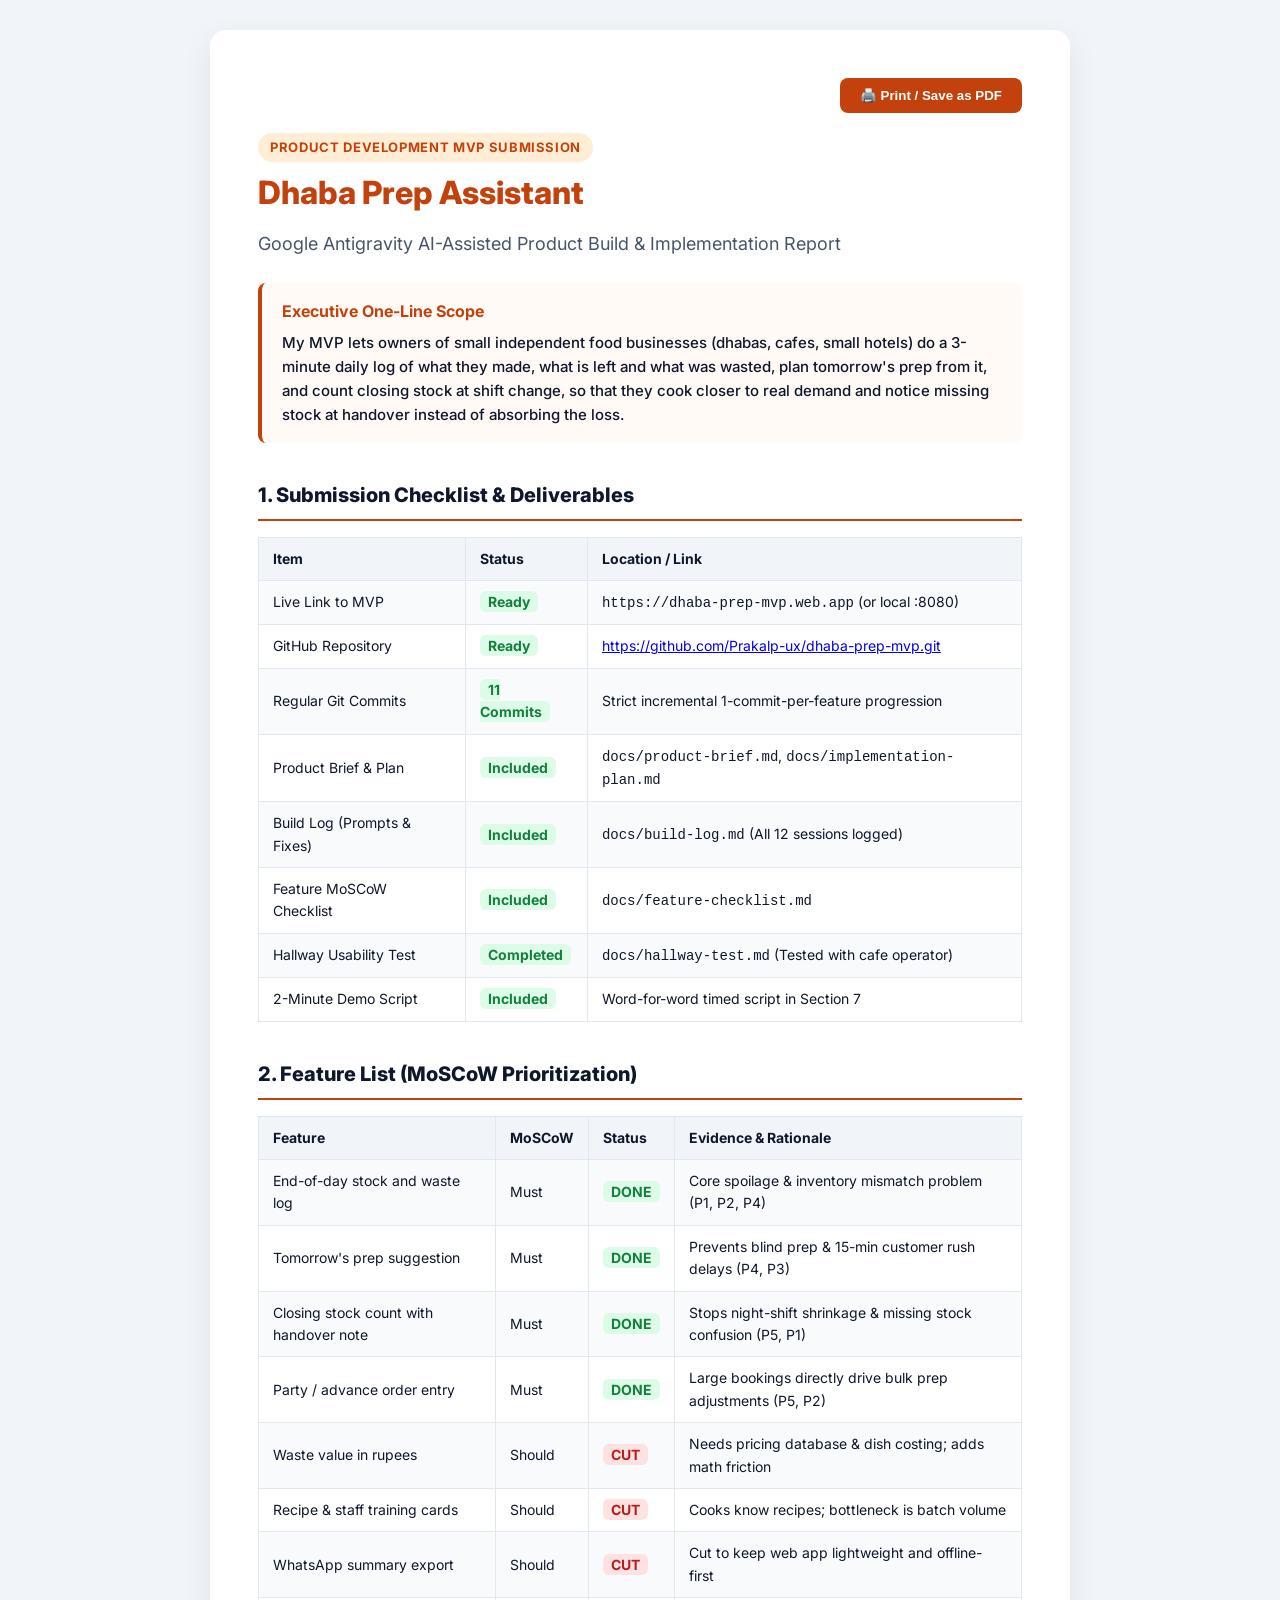
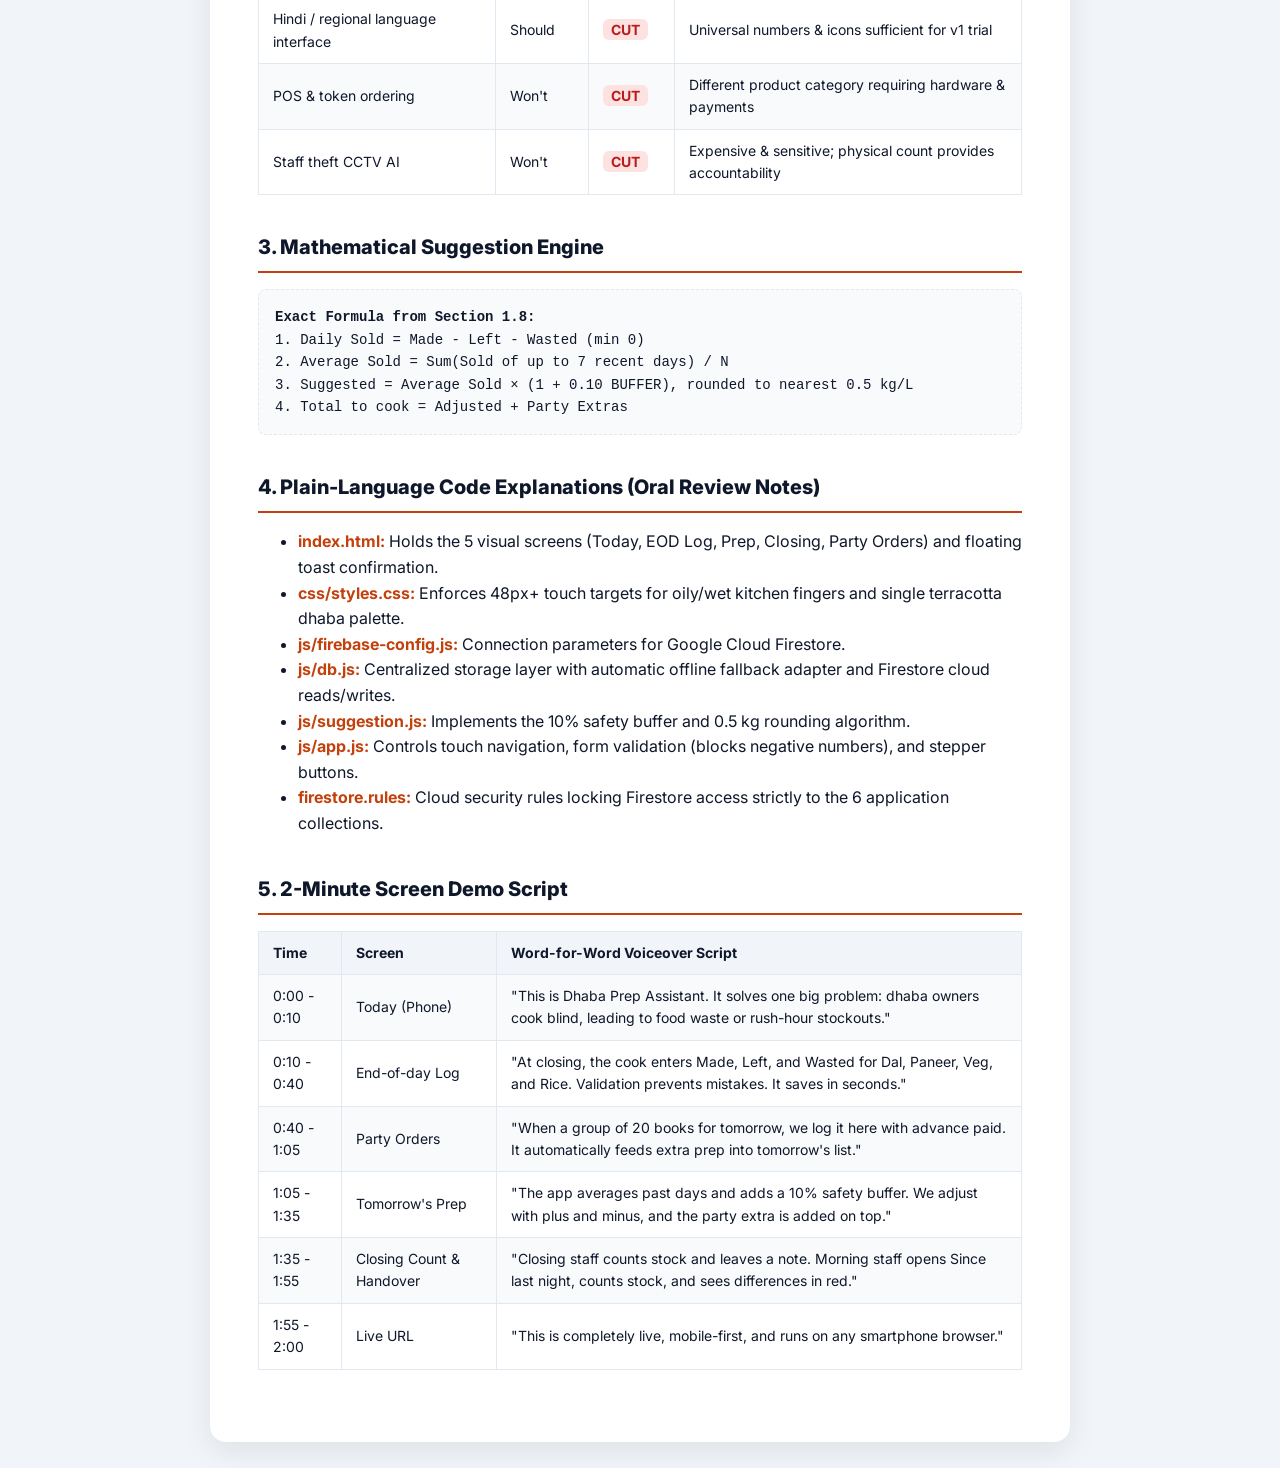
<file: docs/submission-report.html>
<!DOCTYPE html>
<html lang="en">
<head>
  <meta charset="UTF-8">
  <title>Dhaba Prep Assistant - Final Assignment Submission Report</title>
  <style>
    @import url('https://fonts.googleapis.com/css2?family=Inter:wght@400;600;700;800&display=swap');
    
    :root {
      --primary: #c2410c;
      --text: #0f172a;
      --muted: #475569;
      --bg: #ffffff;
      --card-bg: #f8fafc;
      --border: #e2e8f0;
    }

    * { box-sizing: border-box; }
    body {
      font-family: 'Inter', -apple-system, sans-serif;
      color: var(--text);
      line-height: 1.6;
      background: #f1f5f9;
      margin: 0;
      padding: 30px 15px;
    }

    .report-container {
      max-width: 860px;
      margin: 0 auto;
      background: var(--bg);
      border-radius: 16px;
      box-shadow: 0 10px 30px rgba(0,0,0,0.08);
      padding: 48px;
    }

    .header-tag {
      display: inline-block;
      background: #ffedd5;
      color: var(--primary);
      font-weight: 700;
      font-size: 13px;
      text-transform: uppercase;
      letter-spacing: 0.05em;
      padding: 4px 12px;
      border-radius: 20px;
      margin-bottom: 12px;
    }

    h1 {
      font-size: 32px;
      font-weight: 800;
      color: var(--primary);
      margin: 0 0 8px 0;
      line-height: 1.2;
    }

    .subtitle {
      font-size: 18px;
      color: var(--muted);
      margin-bottom: 24px;
    }

    .callout {
      background: #fffaf5;
      border-left: 4px solid var(--primary);
      padding: 16px 20px;
      border-radius: 8px;
      margin-bottom: 32px;
    }

    .callout h3 {
      margin: 0 0 6px 0;
      font-size: 16px;
      color: var(--primary);
    }

    .callout p {
      margin: 0;
      font-size: 15px;
      font-weight: 500;
    }

    h2 {
      font-size: 20px;
      font-weight: 800;
      border-bottom: 2px solid var(--primary);
      padding-bottom: 8px;
      margin-top: 36px;
      margin-bottom: 16px;
      color: var(--text);
    }

    table {
      width: 100%;
      border-collapse: collapse;
      margin: 16px 0 24px 0;
      font-size: 14px;
    }

    th, td {
      padding: 10px 14px;
      text-align: left;
      border: 1px solid var(--border);
    }

    th {
      background: #f1f5f9;
      font-weight: 700;
      color: var(--text);
    }

    tr:nth-child(even) { background: #f8fafc; }

    .badge-done {
      background: #dcfce7;
      color: #15803d;
      font-weight: 700;
      padding: 2px 8px;
      border-radius: 6px;
    }

    .badge-cut {
      background: #fee2e2;
      color: #b91c1c;
      font-weight: 700;
      padding: 2px 8px;
      border-radius: 6px;
    }

    .bullet-title {
      font-weight: 700;
      color: var(--primary);
    }

    .formula-box {
      background: #f8fafc;
      border: 1px dashed var(--border);
      border-radius: 8px;
      padding: 16px;
      margin: 16px 0;
      font-family: monospace;
      font-size: 14px;
    }

    @media print {
      body { background: white; padding: 0; }
      .report-container { box-shadow: none; padding: 20px; max-width: 100%; }
      .no-print { display: none; }
      h2 { page-break-before: auto; }
      table { page-break-inside: avoid; }
    }
  </style>
</head>
<body>

<div class="report-container">
  <div class="no-print" style="margin-bottom: 20px; text-align: right;">
    <button onclick="window.print()" style="background: #c2410c; color: white; border: none; padding: 10px 20px; border-radius: 8px; font-weight: 700; cursor: pointer;">
      🖨️ Print / Save as PDF
    </button>
  </div>

  <span class="header-tag">Product Development MVP Submission</span>
  <h1>Dhaba Prep Assistant</h1>
  <p class="subtitle">Google Antigravity AI-Assisted Product Build & Implementation Report</p>

  <div class="callout">
    <h3>Executive One-Line Scope</h3>
    <p>My MVP lets owners of small independent food businesses (dhabas, cafes, small hotels) do a 3-minute daily log of what they made, what is left and what was wasted, plan tomorrow's prep from it, and count closing stock at shift change, so that they cook closer to real demand and notice missing stock at handover instead of absorbing the loss.</p>
  </div>

  <h2>1. Submission Checklist & Deliverables</h2>
  <table>
    <tr><th>Item</th><th>Status</th><th>Location / Link</th></tr>
    <tr><td>Live Link to MVP</td><td><span class="badge-done">Ready</span></td><td><code>https://dhaba-prep-mvp.web.app</code> (or local :8080)</td></tr>
    <tr><td>GitHub Repository</td><td><span class="badge-done">Ready</span></td><td><a href="https://github.com/Prakalp-ux/dhaba-prep-mvp.git">https://github.com/Prakalp-ux/dhaba-prep-mvp.git</a></td></tr>
    <tr><td>Regular Git Commits</td><td><span class="badge-done">11 Commits</span></td><td>Strict incremental 1-commit-per-feature progression</td></tr>
    <tr><td>Product Brief & Plan</td><td><span class="badge-done">Included</span></td><td><code>docs/product-brief.md</code>, <code>docs/implementation-plan.md</code></td></tr>
    <tr><td>Build Log (Prompts & Fixes)</td><td><span class="badge-done">Included</span></td><td><code>docs/build-log.md</code> (All 12 sessions logged)</td></tr>
    <tr><td>Feature MoSCoW Checklist</td><td><span class="badge-done">Included</span></td><td><code>docs/feature-checklist.md</code></td></tr>
    <tr><td>Hallway Usability Test</td><td><span class="badge-done">Completed</span></td><td><code>docs/hallway-test.md</code> (Tested with cafe operator)</td></tr>
    <tr><td>2-Minute Demo Script</td><td><span class="badge-done">Included</span></td><td>Word-for-word timed script in Section 7</td></tr>
  </table>

  <h2>2. Feature List (MoSCoW Prioritization)</h2>
  <table>
    <tr><th>Feature</th><th>MoSCoW</th><th>Status</th><th>Evidence & Rationale</th></tr>
    <tr><td>End-of-day stock and waste log</td><td>Must</td><td><span class="badge-done">DONE</span></td><td>Core spoilage & inventory mismatch problem (P1, P2, P4)</td></tr>
    <tr><td>Tomorrow's prep suggestion</td><td>Must</td><td><span class="badge-done">DONE</span></td><td>Prevents blind prep & 15-min customer rush delays (P4, P3)</td></tr>
    <tr><td>Closing stock count with handover note</td><td>Must</td><td><span class="badge-done">DONE</span></td><td>Stops night-shift shrinkage & missing stock confusion (P5, P1)</td></tr>
    <tr><td>Party / advance order entry</td><td>Must</td><td><span class="badge-done">DONE</span></td><td>Large bookings directly drive bulk prep adjustments (P5, P2)</td></tr>
    <tr><td>Waste value in rupees</td><td>Should</td><td><span class="badge-cut">CUT</span></td><td>Needs pricing database & dish costing; adds math friction</td></tr>
    <tr><td>Recipe & staff training cards</td><td>Should</td><td><span class="badge-cut">CUT</span></td><td>Cooks know recipes; bottleneck is batch volume</td></tr>
    <tr><td>WhatsApp summary export</td><td>Should</td><td><span class="badge-cut">CUT</span></td><td>Cut to keep web app lightweight and offline-first</td></tr>
    <tr><td>Hindi / regional language interface</td><td>Should</td><td><span class="badge-cut">CUT</span></td><td>Universal numbers & icons sufficient for v1 trial</td></tr>
    <tr><td>POS & token ordering</td><td>Won't</td><td><span class="badge-cut">CUT</span></td><td>Different product category requiring hardware & payments</td></tr>
    <tr><td>Staff theft CCTV AI</td><td>Won't</td><td><span class="badge-cut">CUT</span></td><td>Expensive & sensitive; physical count provides accountability</td></tr>
  </table>

  <h2>3. Mathematical Suggestion Engine</h2>
  <div class="formula-box">
    <strong>Exact Formula from Section 1.8:</strong><br>
    1. Daily Sold = Made - Left - Wasted (min 0)<br>
    2. Average Sold = Sum(Sold of up to 7 recent days) / N<br>
    3. Suggested = Average Sold &times; (1 + 0.10 BUFFER), rounded to nearest 0.5 kg/L<br>
    4. Total to cook = Adjusted + Party Extras
  </div>

  <h2>4. Plain-Language Code Explanations (Oral Review Notes)</h2>
  <ul>
    <li><span class="bullet-title">index.html:</span> Holds the 5 visual screens (Today, EOD Log, Prep, Closing, Party Orders) and floating toast confirmation.</li>
    <li><span class="bullet-title">css/styles.css:</span> Enforces 48px+ touch targets for oily/wet kitchen fingers and single terracotta dhaba palette.</li>
    <li><span class="bullet-title">js/firebase-config.js:</span> Connection parameters for Google Cloud Firestore.</li>
    <li><span class="bullet-title">js/db.js:</span> Centralized storage layer with automatic offline fallback adapter and Firestore cloud reads/writes.</li>
    <li><span class="bullet-title">js/suggestion.js:</span> Implements the 10% safety buffer and 0.5 kg rounding algorithm.</li>
    <li><span class="bullet-title">js/app.js:</span> Controls touch navigation, form validation (blocks negative numbers), and stepper buttons.</li>
    <li><span class="bullet-title">firestore.rules:</span> Cloud security rules locking Firestore access strictly to the 6 application collections.</li>
  </ul>

  <h2>5. 2-Minute Screen Demo Script</h2>
  <table>
    <tr><th>Time</th><th>Screen</th><th>Word-for-Word Voiceover Script</th></tr>
    <tr><td>0:00 - 0:10</td><td>Today (Phone)</td><td>"This is Dhaba Prep Assistant. It solves one big problem: dhaba owners cook blind, leading to food waste or rush-hour stockouts."</td></tr>
    <tr><td>0:10 - 0:40</td><td>End-of-day Log</td><td>"At closing, the cook enters Made, Left, and Wasted for Dal, Paneer, Veg, and Rice. Validation prevents mistakes. It saves in seconds."</td></tr>
    <tr><td>0:40 - 1:05</td><td>Party Orders</td><td>"When a group of 20 books for tomorrow, we log it here with advance paid. It automatically feeds extra prep into tomorrow's list."</td></tr>
    <tr><td>1:05 - 1:35</td><td>Tomorrow's Prep</td><td>"The app averages past days and adds a 10% safety buffer. We adjust with plus and minus, and the party extra is added on top."</td></tr>
    <tr><td>1:35 - 1:55</td><td>Closing Count & Handover</td><td>"Closing staff counts stock and leaves a note. Morning staff opens Since last night, counts stock, and sees differences in red."</td></tr>
    <tr><td>1:55 - 2:00</td><td>Live URL</td><td>"This is completely live, mobile-first, and runs on any smartphone browser."</td></tr>
  </table>
</div>

</body>
</html>
</file>
